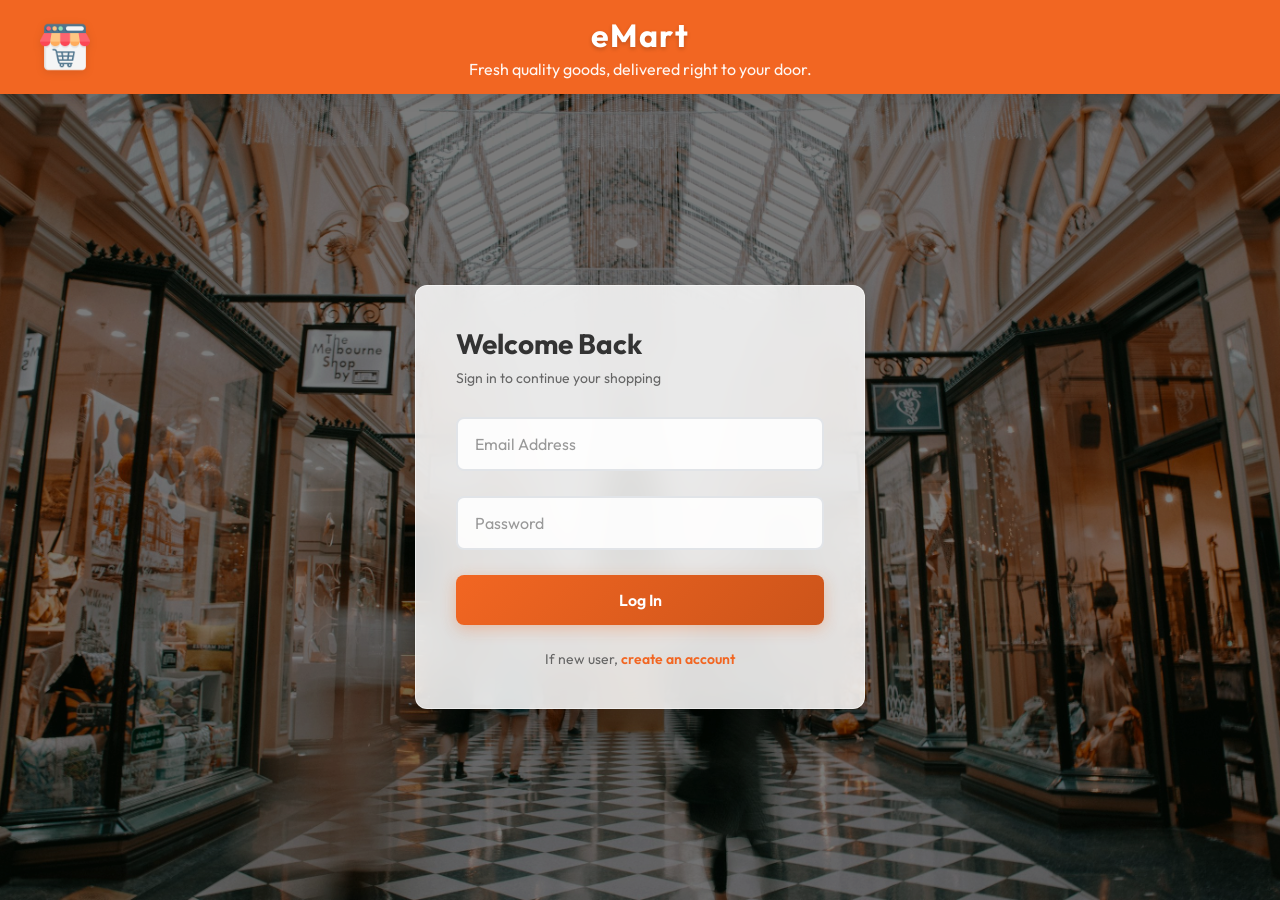
<file: frontend/index.html>
<!DOCTYPE html>
<html lang="en">
<head>
    <meta charset="UTF-8">
    <meta name="viewport" content="width=device-width, initial-scale=1.0">
    <title>eMart - Welcome</title>
    <!-- Use Google Fonts -->
    <link href="https://fonts.googleapis.com/css2?family=Outfit:wght@300;400;600;700&display=swap" rel="stylesheet">
    <link rel="stylesheet" href="styles.css">
    <link rel="icon" href="../images/logo.png">
</head>
<body>
    <div class="background-wrapper"></div>
    
    <!-- Top Strip -->
    <header class="top-strip">
        <img src="../images/logo.png" alt="eMart Logo" class="favicon">
        <div class="brand-center">
            <h1 class="brand-name">eMart</h1>
            <p class="catchy-phrase">Fresh quality goods, delivered right to your door.</p>
        </div>
        <div class="header-right-spacer"></div>
    </header>

    <!-- Main Content -->
    <main class="main-container">
        
        <!-- Forms Wrapper for animation -->
        <div class="forms-wrapper" id="formsWrapper">
            
            <!-- Login Form -->
            <div class="form-container" id="loginFormContainer">
                <h2>Welcome Back</h2>
                <p class="subtitle">Sign in to continue your shopping</p>
                
                <div class="error-msg" id="loginError"></div>
                <div class="success-msg" id="loginSuccess"></div>

                <form id="loginForm">
                    <div class="input-group">
                        <input type="email" id="loginEmail" required placeholder=" ">
                        <label for="loginEmail">Email Address</label>
                    </div>
                    <div class="input-group">
                        <input type="password" id="loginPassword" required placeholder=" ">
                        <label for="loginPassword">Password</label>
                    </div>
                    
                    <button type="submit" class="btn primary-btn">
                        <span>Log In</span>
                        <div class="loader"></div>
                    </button>
                </form>

                <div class="toggle-link">
                    <p>If new user, <a href="#" id="toSignup">create an account</a></p>
                </div>
            </div>

            <!-- Signup Form -->
            <div class="form-container hidden" id="signupFormContainer">
                <h2>Join eMart</h2>
                <p class="subtitle">Create an account to get started</p>
                
                <div class="error-msg" id="signupError"></div>
                <div class="success-msg" id="signupSuccess"></div>

                <form id="signupForm">
                    <div class="input-group">
                        <input type="text" id="signupName" required placeholder=" ">
                        <label for="signupName">Full Name</label>
                    </div>
                    <div class="input-group">
                        <input type="email" id="signupEmail" required placeholder=" ">
                        <label for="signupEmail">Email Address</label>
                    </div>
                    <div class="input-group">
                        <input type="password" id="signupPassword" required placeholder=" ">
                        <label for="signupPassword">Password</label>
                    </div>
                    
                    <button type="submit" class="btn primary-btn">
                        <span>Create Account</span>
                        <div class="loader"></div>
                    </button>
                </form>

                <div class="toggle-link">
                    <p>Already an existing user? <a href="#" id="toLogin">Log in</a></p>
                </div>
            </div>

        </div>
    </main>

    <script src="script.js"></script>
</body>
</html>
</file>
<file: frontend/styles.css>
:root {
    --primary-color: #f26622;
    --primary-dark: #cc541a;
    --text-color: #333;
    --text-light: #666;
    --bg-color: #f7f9fc;
    --danger-color: #ff4d4f;
    --success-color: #52c41a;
    --border-radius: 12px;
}

* {
    margin: 0;
    padding: 0;
    box-sizing: border-box;
}

body {
    font-family: 'Outfit', sans-serif;
    color: var(--text-color);
    min-height: 100vh;
    display: flex;
    flex-direction: column;
    overflow-x: hidden;
}

.background-wrapper {
    position: fixed;
    top: 0;
    left: 0;
    width: 100vw;
    height: 100vh;
    background-image: url('../images/background.jpeg');
    background-size: cover;
    background-position: center;
    background-repeat: no-repeat;
    z-index: -1;
    /* Adding a subtle overlay to ensure text readability */
    background-color: rgba(0, 0, 0, 0.4);
    background-blend-mode: overlay;
    filter: brightness(0.8);
}

.top-strip {
    width: 100%;
    padding: 15px 40px;
    background-color: var(--primary-color);
    color: white;
    display: flex;
    justify-content: space-between;
    align-items: center;
    box-shadow: 0 4px 15px rgba(0, 0, 0, 0.1);
    backdrop-filter: blur(10px);
}

.favicon {
    width: 50px;
    height: 50px;
    object-fit: contain;
    filter: drop-shadow(0 2px 4px rgba(0,0,0,0.1));
}

.brand-center {
    display: flex;
    flex-direction: column;
    align-items: center;
    text-align: center;
}

.brand-name {
    font-size: 32px;
    font-weight: 700;
    letter-spacing: 1.5px;
    margin: 0;
    text-shadow: 0 2px 4px rgba(0,0,0,0.2);
}

.catchy-phrase {
    font-size: 16px;
    font-weight: 400;
    opacity: 0.95;
    margin-top: 4px;
}

.header-right-spacer {
    width: 50px; /* balances favicon */
}

/* Show catchy phrase on larger screens */
@media (min-width: 768px) {
    .catchy-phrase {
        display: block;
    }
}

.main-container {
    flex: 1;
    display: flex;
    justify-content: center;
    align-items: center;
    padding: 40px 20px;
}

.forms-wrapper {
    position: relative;
    width: 100%;
    max-width: 450px;
    perspective: 1000px;
}

.form-container {
    background: rgba(255, 255, 255, 0.85);
    backdrop-filter: blur(16px);
    -webkit-backdrop-filter: blur(16px);
    border: 1px solid rgba(255, 255, 255, 0.5);
    border-radius: var(--border-radius);
    padding: 40px;
    box-shadow: 0 15px 35px rgba(0, 0, 0, 0.2);
    transition: all 0.4s cubic-bezier(0.25, 0.8, 0.25, 1);
}

.form-container.hidden {
    opacity: 0;
    transform: translateY(20px) scale(0.95);
    pointer-events: none;
    position: absolute;
    top: 0;
    left: 0;
    width: 100%;
}

h2 {
    font-size: 28px;
    font-weight: 700;
    margin-bottom: 8px;
    color: var(--text-color);
}

.subtitle {
    color: var(--text-light);
    font-size: 14px;
    margin-bottom: 30px;
}

.input-group {
    position: relative;
    margin-bottom: 25px;
}

.input-group input {
    width: 100%;
    padding: 15px 15px 15px 15px;
    border: 2px solid #e1e4e8;
    border-radius: 8px;
    font-family: inherit;
    font-size: 16px;
    color: var(--text-color);
    background: rgba(255, 255, 255, 0.9);
    transition: border-color 0.3s, box-shadow 0.3s;
    outline: none;
}

.input-group label {
    position: absolute;
    top: 50%;
    left: 15px;
    transform: translateY(-50%);
    color: #999;
    font-size: 16px;
    pointer-events: none;
    transition: all 0.3s ease;
    background-color: transparent;
    padding: 0 4px;
}

.input-group input:focus,
.input-group input:not(:placeholder-shown) {
    border-color: var(--primary-color);
    background: #fff;
    box-shadow: 0 0 0 4px rgba(242, 102, 34, 0.1);
}

.input-group input:focus + label,
.input-group input:not(:placeholder-shown) + label {
    top: -10px;
    left: 10px;
    font-size: 12px;
    color: var(--primary-color);
    background-color: #fff;
    border-radius: 4px;
    font-weight: 600;
}

/* Button styles */
.btn {
    width: 100%;
    padding: 15px;
    border: none;
    border-radius: 8px;
    font-family: inherit;
    font-size: 16px;
    font-weight: 600;
    cursor: pointer;
    transition: all 0.3s;
    display: flex;
    justify-content: center;
    align-items: center;
    position: relative;
    overflow: hidden;
}

.primary-btn {
    background: linear-gradient(135deg, var(--primary-color), var(--primary-dark));
    color: white;
    box-shadow: 0 4px 15px rgba(242, 102, 34, 0.3);
}

.primary-btn:hover {
    transform: translateY(-2px);
    box-shadow: 0 6px 20px rgba(242, 102, 34, 0.4);
}

.primary-btn:active {
    transform: translateY(0);
}

.primary-btn.loading span {
    opacity: 0;
}

.primary-btn.loading .loader {
    display: block;
}

.loader {
    display: none;
    position: absolute;
    width: 24px;
    height: 24px;
    border: 3px solid rgba(255,255,255,0.3);
    border-radius: 50%;
    border-top-color: white;
    animation: spin 1s ease-in-out infinite;
}

@keyframes spin {
    to { transform: rotate(360deg); }
}

.toggle-link {
    margin-top: 25px;
    text-align: center;
    font-size: 14px;
    color: var(--text-light);
}

.toggle-link a {
    color: var(--primary-color);
    text-decoration: none;
    font-weight: 600;
    position: relative;
}

.toggle-link a::after {
    content: '';
    position: absolute;
    width: 100%;
    transform: scaleX(0);
    height: 2px;
    bottom: -2px;
    left: 0;
    background-color: var(--primary-color);
    transform-origin: bottom right;
    transition: transform 0.25s ease-out;
}

.toggle-link a:hover::after {
    transform: scaleX(1);
    transform-origin: bottom left;
}

.error-msg, .success-msg {
    margin-bottom: 20px;
    padding: 12px 15px;
    border-radius: 8px;
    font-size: 14px;
    display: none;
    animation: fadeIn 0.3s ease;
}

.error-msg {
    background-color: rgba(255, 77, 79, 0.1);
    color: var(--danger-color);
    border-left: 4px solid var(--danger-color);
}

.success-msg {
    background-color: rgba(82, 196, 26, 0.1);
    color: var(--success-color);
    border-left: 4px solid var(--success-color);
}

@keyframes fadeIn {
    from { opacity: 0; transform: translateY(-10px); }
    to { opacity: 1; transform: translateY(0); }
}
</file>
<file: frontend/dashboard.css>
/* Navbar Styles */
.navbar {
    width: 100%;
    background-color: rgba(255, 255, 255, 0.95);
    display: flex;
    justify-content: space-between;
    align-items: center;
    padding: 15px 40px;
    box-shadow: 0 4px 10px rgba(0,0,0,0.1);
    position: sticky;
    top: 0;
    z-index: 10;
    backdrop-filter: blur(10px);
}

.user-info {
    font-weight: 600;
    font-size: 18px;
    color: var(--primary-dark);
}

.nav-links {
    list-style: none;
    display: flex;
    gap: 30px;
    margin: 0;
    padding: 0;
}

.nav-links li a {
    text-decoration: none;
    color: var(--text-color);
    font-weight: 600;
    font-size: 16px;
    transition: color 0.3s;
    position: relative;
}

.nav-links li a:hover, .nav-links li a.active {
    color: var(--primary-color);
}

.nav-links li a::after {
    content: '';
    position: absolute;
    width: 100%;
    transform: scaleX(0);
    height: 2px;
    bottom: -4px;
    left: 0;
    background-color: var(--primary-color);
    transform-origin: bottom right;
    transition: transform 0.25s ease-out;
}

.nav-links li a:hover::after, .nav-links li a.active::after {
    transform: scaleX(1);
    transform-origin: bottom left;
}

#logoutBtn {
    color: var(--danger-color);
}

#logoutBtn::after {
    background-color: var(--danger-color);
}

/* Dashboard Main Layout */
.dashboard-main {
    flex: 1;
    width: 100%;
    margin: 0 auto;
    padding: 40px 20px;
    display: flex;
    justify-content: center;
    align-items: center;
}

.boxes-container {
    display: flex;
    flex-direction: column;
    gap: 40px;
    width: 100%;
    max-width: 1000px;
}

/* Category Box Styles */
.category-box {
    display: flex;
    background: rgba(255, 255, 255, 0.9);
    border-radius: 20px;
    overflow: hidden;
    height: 250px;
    text-decoration: none;
    color: inherit;
    box-shadow: 0 10px 30px rgba(0, 0, 0, 0.15);
    transition: transform 0.3s ease, box-shadow 0.3s ease;
    border: 1px solid rgba(255,255,255,0.4);
    backdrop-filter: blur(8px);
}

.category-box:hover {
    transform: translateY(-8px);
    box-shadow: 0 20px 40px rgba(0, 0, 0, 0.25);
}

.category-imgbox {
    flex: 1;
    max-width: 45%;
    background-size: cover;
    background-position: center;
    background-repeat: no-repeat;
    position: relative;
}

/* Images defined explicitly */
.groceries-img {
    background-image: url('../images/grocery.jpeg');
}

.provisions-img {
    background-image: url('../images/provisions.webp');
}

.apparels-img {
    background-image: url('../images/apparel.png'); /* Found the apparel image inside images */
    background-position: top;
}

.category-content {
    flex: 1;
    padding: 40px;
    display: flex;
    flex-direction: column;
    justify-content: center;
}

.category-content h2 {
    font-size: 32px;
    color: var(--primary-dark);
    margin-bottom: 15px;
}

.category-content p {
    font-size: 18px;
    color: var(--text-light);
    line-height: 1.6;
}

.text-right {
    text-align: right;
    align-items: flex-end;
}

.text-left {
    text-align: left;
    align-items: flex-start;
}

/* Add a pseudo-element overlay gradient to the images for blending */
.category-imgbox::after {
    content: '';
    position: absolute;
    top: 0;
    left: 0;
    width: 100%;
    height: 100%;
}

.category-box:not(.reverse-layout) .category-imgbox::after {
    background: linear-gradient(to right, transparent 80%, rgba(255,255,255,0.9) 100%);
}

.category-box.reverse-layout .category-imgbox::after {
    background: linear-gradient(to left, transparent 80%, rgba(255,255,255,0.9) 100%);
}

/* Responsive adjust */
@media (max-width: 768px) {
    .navbar {
        flex-direction: column;
        gap: 15px;
    }
    
    .category-box, .category-box.reverse-layout {
        flex-direction: column;
        height: auto;
    }
    
    .category-imgbox {
        max-width: 100%;
        height: 200px;
    }
    
    .category-content {
        text-align: center !important;
        align-items: center !important;
        padding: 25px;
    }
    
    .category-box:not(.reverse-layout) .category-imgbox::after,
    .category-box.reverse-layout .category-imgbox::after {
        background: linear-gradient(to bottom, transparent 80%, rgba(255,255,255,0.9) 100%);
    }
}
</file>
<file: frontend/about.css>
/* Global Container */
.about-container {
    width: 100%;
    max-width: 1200px;
    margin: 40px auto;
    padding: 0 20px;
}

/* Semi-transparent Glass Container used across sections */
.block-glass {
    background: rgba(255, 255, 255, 0.85); /* Light, letting background image peek through */
    backdrop-filter: blur(10px);
    -webkit-backdrop-filter: blur(10px);
    border-radius: 12px;
    padding: 40px;
    box-shadow: 0 5px 15px rgba(0,0,0,0.1);
    border: 1px solid rgba(255, 255, 255, 0.4);
    margin-bottom: 30px;
    text-align: center;
}

/* Intro Section */
.about-intro h2 {
    color: var(--primary-dark);
    font-size: 32px;
    margin-bottom: 20px;
}

.about-intro p {
    font-size: 18px;
    line-height: 1.6;
    color: var(--text-color);
    max-width: 800px;
    margin: 0 auto;
}

/* 3 Pillars Section */
.about-pillars {
    display: flex;
    gap: 30px;
    margin-bottom: 30px;
}

.pillar-box {
    flex: 1;
    margin-bottom: 0; /* Override generic margin inside flex */
    text-align: left;
}

.pillar-box h3 {
    font-size: 24px;
    color: var(--primary-dark);
    margin-bottom: 15px;
    border-bottom: 2px solid var(--primary-color);
    padding-bottom: 10px;
    display: inline-block;
}

.pillar-box p {
    font-size: 16px;
    color: var(--text-color);
    line-height: 1.5;
}

.pillar-box ul {
    list-style-type: none; /* Provide custom bullet alignment */
    padding-left: 0;
}

.pillar-box ul li {
    font-size: 16px;
    color: var(--text-color);
    margin-bottom: 8px;
    position: relative;
    padding-left: 20px; /* Space for custom bullet */
}

/* Custom bullet for Why Choose Us list */
.pillar-box ul li::before {
    content: '•';
    color: var(--primary-color);
    font-size: 24px;
    position: absolute;
    left: 0;
    top: -2px;
}


/* Testimonials Section */
.about-testimonials h2 {
    color: var(--primary-dark);
    font-size: 30px;
    margin-bottom: 35px;
}

.testimonials-grid {
    display: grid;
    grid-template-columns: repeat(auto-fit, minmax(300px, 1fr));
    gap: 25px;
}

.testimonial-card {
    background: #ffffff;    /* Solid white over the glass panel for contrast */
    border-radius: 8px;
    padding: 25px;
    text-align: left;
    box-shadow: 0 4px 10px rgba(0,0,0,0.05);
    border-left: 4px solid var(--primary-color); /* Orange brand alignment */
    transition: transform 0.3s ease, box-shadow 0.3s ease;
}

.testimonial-card:hover {
    transform: translateY(-5px);
    box-shadow: 0 8px 15px rgba(0,0,0,0.1);
}

.quote {
    font-style: italic;
    color: var(--text-light);
    font-size: 16px;
    line-height: 1.5;
    margin-bottom: 20px;
}

.customer-info {
    display: flex;
    flex-direction: column;
}

.customer-info strong {
    font-size: 18px;
    color: var(--primary-dark);
}

.customer-info span {
    font-size: 14px;
    color: #888;
}

/* Responsive Stacking */
@media (max-width: 900px) {
    .about-pillars {
        flex-direction: column;
    }
}
</file>
<file: frontend/groceries.css>
/* Layout Strategy */
.shop-layout {
    display: flex;
    max-width: 1400px;
    width: 100%;
    margin: 40px auto;
    gap: 30px;
    padding: 0 20px;
    align-items: flex-start;
}

/* Sidebar Styles */
.sidebar {
    width: 250px;
    background: rgba(255, 255, 255, 0.9);
    backdrop-filter: blur(10px);
    border-radius: 12px;
    padding: 30px 20px;
    box-shadow: 0 5px 15px rgba(0,0,0,0.1);
    position: sticky;
    top: 100px; /* offset for navbar + strip */
    border: 1px solid rgba(255,255,255,0.4);
}

.sidebar-title {
    font-size: 22px;
    color: var(--primary-dark);
    margin-bottom: 20px;
    padding-bottom: 10px;
    border-bottom: 2px solid var(--primary-color);
}

.sidebar-menu {
    list-style: none;
    padding: 0;
    margin: 0;
}

.sidebar-menu li {
    margin-bottom: 15px;
}

.sidebar-link {
    text-decoration: none;
    color: var(--text-color);
    font-size: 18px;
    font-weight: 500;
    display: block;
    padding: 10px 15px;
    border-radius: 8px;
    transition: all 0.3s;
}

.sidebar-link:hover {
    background: rgba(242, 102, 34, 0.1);
    color: var(--primary-color);
    transform: translateX(5px);
}

.sidebar-link.active {
    background: var(--primary-color);
    color: white;
    box-shadow: 0 4px 10px rgba(242, 102, 34, 0.3);
}

/* Products Area */
.products-area {
    flex: 1;
    background: rgba(255, 255, 255, 0.85);
    backdrop-filter: blur(10px);
    border-radius: 12px;
    padding: 30px;
    box-shadow: 0 5px 15px rgba(0,0,0,0.1);
    border: 1px solid rgba(255,255,255,0.4);
    min-height: 500px;
}

.section-heading {
    font-size: 28px;
    color: var(--primary-dark);
    margin-bottom: 30px;
    border-bottom: 2px solid #eee;
    padding-bottom: 10px;
}

.products-grid {
    display: grid;
    grid-template-columns: repeat(auto-fill, minmax(240px, 1fr));
    gap: 25px;
}

/* Individual Card Design */
.product-card {
    background: white;
    border-radius: 12px;
    overflow: hidden;
    box-shadow: 0 4px 12px rgba(0,0,0,0.08);
    transition: transform 0.3s, box-shadow 0.3s;
    border: 1px solid #eee;
    display: flex;
    flex-direction: column;
}

.product-card:hover {
    transform: translateY(-5px);
    box-shadow: 0 8px 20px rgba(0,0,0,0.15);
}

.card-title {
    font-size: 20px;
    font-weight: 600;
    color: var(--text-color);
    text-align: center;
    padding: 15px 10px;
    background: #f8fbff;
    border-bottom: 1px solid #f0f0f0;
    margin: 0;
}

.card-image {
    width: 100%;
    height: 180px;
    object-fit: cover;
    background: #fff;
}

.card-content {
    padding: 15px;
    display: flex;
    flex-direction: column;
    align-items: center;
    gap: 15px;
    flex: 1;
}

/* Price and Quantity layout */
.price-quantity-row {
    display: flex;
    justify-content: space-between;
    align-items: center;
    width: 100%;
    padding: 0 5px;
}

.card-price {
    font-size: 18px;
    font-weight: 700;
    color: var(--primary-dark);
}

.quantity-controls {
    display: flex;
    align-items: center;
    gap: 10px;
}

.qty-btn {
    width: 30px;
    height: 30px;
    border: 1px solid #ddd;
    background: #f8f8f8;
    border-radius: 6px;
    font-size: 18px;
    font-weight: bold;
    color: var(--text-color);
    cursor: pointer;
    display: flex;
    justify-content: center;
    align-items: center;
    transition: all 0.2s;
}

.qty-btn:hover {
    background: var(--primary-color);
    color: white;
    border-color: var(--primary-color);
}

.qty-btn:active {
    transform: scale(0.95);
}

.qty-display {
    font-size: 16px;
    font-weight: 600;
    min-width: 20px;
    text-align: center;
}

.add-cart-btn {
    width: 100%;
    padding: 12px;
    background: var(--success-color);
    color: white;
    border: none;
    border-radius: 8px;
    font-size: 16px;
    font-weight: 600;
    font-family: inherit;
    cursor: pointer;
    transition: background 0.3s, transform 0.2s;
    margin-top: auto;
}

.add-cart-btn:hover {
    background: #46a617; /* slightly darker success green */
    transform: translateY(-2px);
    box-shadow: 0 4px 10px rgba(82, 196, 26, 0.3);
}

.add-cart-btn:active {
    transform: translateY(0);
}

.stock-label{
    font-size:13px;
    color:#27ae60;
    font-weight:500;
    margin-bottom:8px;
}

.out-of-stock-img {
    filter: grayscale(100%);
    opacity: 0.6;
}

.out-stock {
    color: red;
    font-weight: 600;
}

.add-cart-btn:disabled {
    background: #aaa;
    cursor: not-allowed;
}

/* Responsive */
@media (max-width: 768px) {
    .shop-layout {
        flex-direction: column;
    }
    
    .sidebar {
        width: 100%;
        position: static;
        margin-bottom: 20px;
    }
    
    .sidebar-menu {
        display: flex;
        gap: 10px;
    }
    
    .sidebar-link {
        flex: 1;
        text-align: center;
        margin-bottom: 0;
    }
    
    .products-area {
        width: 100%;
    }
}
</file>
<file: frontend/apparels.css>
/* Apparels Specific CSS */

.accordion-container {
    display: flex;
    flex-direction: column;
    gap: 15px;
}

/* Accordion Item */
.accordion-item {
    border: 1px solid rgba(0, 0, 0, 0.1);
    border-radius: 12px;
    background: #fff;
    overflow: hidden;
    box-shadow: 0 4px 10px rgba(0, 0, 0, 0.05);
    transition: box-shadow 0.3s ease;
}

.accordion-item:hover {
    box-shadow: 0 8px 15px rgba(0, 0, 0, 0.1);
}

/* Accordion Header */
.accordion-header {
    background: #f8f9fa;
    padding: 20px 25px;
    font-size: 20px;
    font-weight: 600;
    cursor: pointer;
    display: flex;
    justify-content: space-between;
    align-items: center;
    color: var(--primary-dark);
    transition: background 0.3s, color 0.3s;
}

.accordion-header:hover {
    background: #e9ecef;
}

.accordion-icon {
    font-size: 24px;
    font-weight: 300;
    transition: transform 0.3s;
}

.accordion-header.active {
    background: var(--primary-color);
    color: white;
}

.accordion-header.active .accordion-icon {
    transform: rotate(45deg); /* morphs + to x visually */
}

/* Accordion Content */
.accordion-content {
    max-height: 0;
    overflow: hidden;
    transition: max-height 0.4s ease-out;
    background: #fff;
}

.accordion-content-inner {
    padding: 25px;
    display: grid;
    grid-template-columns: repeat(auto-fill, minmax(260px, 1fr));
    gap: 25px;
}

/* Size Selector Styles */
.size-selector {
    display: flex;
    gap: 8px;
    justify-content: center;
    margin: 15px 0;
    width: 100%;
}

.size-btn {
    width: 36px;
    height: 36px;
    border: 2px solid #ddd;
    background: #f8f9fa;
    border-radius: 6px;
    cursor: pointer;
    font-size: 14px;
    font-weight: 600;
    color: var(--text-color);
    display: flex;
    justify-content: center;
    align-items: center;
    transition: all 0.2s;
    flex: 1;
    max-width: 45px;
}

.size-btn:hover {
    border-color: var(--primary-color);
    color: var(--primary-color);
    background: white;
}

.size-btn.selected {
    background: var(--primary-color);
    color: white;
    border-color: var(--primary-color);
}

.size-btn:active {
    transform: scale(0.95);
}

/* Adjust product card height flexibility */
.product-card {
    height: 100%;
}

.card-content {
    padding-bottom: 20px;
}

.add-cart-btn:disabled {
    background: #cccccc;
    color: #666;
    cursor: not-allowed;
    border: none;
    opacity: 0.9;
}

.add-cart-btn:disabled:hover {
    background: #cccccc;
    color: #666;
}
</file>
<file: frontend/cart.css>
/* Cart Page Styles */

.cart-page {
    max-width: 1200px;
    margin: 30px auto;
    padding: 0 20px;
}

.cart-heading {
    color: #fff;
    font-size: 30px;
    margin-bottom: 25px;
    text-shadow: 0 2px 8px rgba(0,0,0,0.3);
}

/* Loading State */
.cart-loading {
    text-align: center;
    padding: 80px 20px;
    background: rgba(255,255,255,0.85);
    backdrop-filter: blur(10px);
    border-radius: 12px;
}

.spinner {
    width: 40px;
    height: 40px;
    border: 4px solid #ddd;
    border-top-color: var(--primary-color);
    border-radius: 50%;
    animation: spin 0.8s linear infinite;
    margin: 0 auto 15px;
}

@keyframes spin {
    to { transform: rotate(360deg); }
}

.cart-loading p {
    color: var(--text-light);
    font-size: 16px;
}

/* Empty Cart */
.cart-empty {
    text-align: center;
    padding: 80px 30px;
    background: rgba(255,255,255,0.9);
    backdrop-filter: blur(10px);
    border-radius: 12px;
    box-shadow: 0 5px 15px rgba(0,0,0,0.1);
}

.empty-icon {
    font-size: 80px;
    margin-bottom: 20px;
    opacity: 0.4;
}

.cart-empty h3 {
    font-size: 28px;
    color: var(--primary-dark);
    margin-bottom: 10px;
}

.cart-empty p {
    color: var(--text-light);
    font-size: 16px;
    max-width: 450px;
    margin: 0 auto 25px;
    line-height: 1.5;
}

.continue-btn {
    display: inline-block;
    padding: 14px 40px;
    font-size: 16px;
    text-decoration: none;
}

/* Cart Content Grid: Items + Summary */
.cart-content {
    display: grid;
    grid-template-columns: 1fr 350px;
    gap: 30px;
    align-items: flex-start;
}

/* Cart Items List */
.cart-items {
    display: flex;
    flex-direction: column;
    gap: 15px;
}

/* Individual Cart Item Card */
.cart-item-card {
    display: grid;
    grid-template-columns: 100px 1fr auto;
    gap: 20px;
    align-items: center;
    background: rgba(255,255,255,0.92);
    backdrop-filter: blur(10px);
    padding: 20px;
    border-radius: 12px;
    box-shadow: 0 3px 10px rgba(0,0,0,0.08);
    border: 1px solid rgba(255,255,255,0.5);
    transition: transform 0.2s, box-shadow 0.2s;
}

.cart-item-card:hover {
    transform: translateY(-2px);
    box-shadow: 0 6px 18px rgba(0,0,0,0.12);
}

.cart-item-img {
    width: 100px;
    height: 100px;
    object-fit: cover;
    border-radius: 8px;
    border: 1px solid #eee;
}

.cart-item-details {
    display: flex;
    flex-direction: column;
    gap: 5px;
}

.cart-item-name {
    font-size: 18px;
    font-weight: 600;
    color: var(--text-color);
}

.cart-item-category {
    font-size: 13px;
    color: var(--text-light);
    text-transform: uppercase;
    letter-spacing: 0.5px;
}

.cart-item-unit-price {
    font-size: 15px;
    color: var(--text-light);
}

.cart-item-actions {
    display: flex;
    flex-direction: column;
    align-items: flex-end;
    gap: 10px;
}

.cart-item-total {
    font-size: 20px;
    font-weight: 700;
    color: var(--primary-dark);
}

/* Quantity Controls in Cart */
.cart-qty-controls {
    display: flex;
    align-items: center;
    gap: 0;
    border: 1px solid #ddd;
    border-radius: 8px;
    overflow: hidden;
}

.cart-qty-btn {
    width: 36px;
    height: 36px;
    border: none;
    background: #f5f5f5;
    cursor: pointer;
    font-size: 18px;
    font-weight: 600;
    color: var(--text-color);
    transition: background 0.2s;
    display: flex;
    align-items: center;
    justify-content: center;
}

.cart-qty-btn:hover {
    background: var(--primary-color);
    color: #fff;
}

.cart-qty-display {
    width: 45px;
    text-align: center;
    font-size: 16px;
    font-weight: 600;
    background: #fff;
    border-left: 1px solid #ddd;
    border-right: 1px solid #ddd;
    line-height: 36px;
}

.remove-btn {
    background: none;
    border: none;
    color: #e74c3c;
    cursor: pointer;
    font-size: 14px;
    font-weight: 500;
    padding: 5px 0;
    transition: color 0.2s;
}

.remove-btn:hover {
    color: #c0392b;
    text-decoration: underline;
}

/* Cart Summary Sidebar */
.cart-summary {
    background: rgba(255,255,255,0.92);
    backdrop-filter: blur(10px);
    padding: 30px;
    border-radius: 12px;
    box-shadow: 0 5px 15px rgba(0,0,0,0.1);
    border: 1px solid rgba(255,255,255,0.5);
    position: sticky;
    top: 120px;
}

.cart-summary h3 {
    font-size: 22px;
    color: var(--primary-dark);
    margin-bottom: 20px;
    padding-bottom: 10px;
    border-bottom: 2px solid var(--primary-color);
}

.summary-row {
    display: flex;
    justify-content: space-between;
    margin-bottom: 12px;
    font-size: 16px;
    color: var(--text-color);
}

.summary-row .free-ship {
    color: #27ae60;
    font-weight: 600;
}

.summary-divider {
    border: none;
    border-top: 1px solid #eee;
    margin: 15px 0;
}

.total-row {
    font-size: 20px;
    font-weight: 700;
    color: var(--primary-dark);
    margin-bottom: 20px;
}

.checkout-btn {
    width: 100%;
    padding: 15px;
    font-size: 18px;
    margin-bottom: 15px;
}

.continue-link {
    display: block;
    text-align: center;
    color: var(--primary-color);
    text-decoration: none;
    font-size: 14px;
    font-weight: 500;
    transition: color 0.2s;
}

.continue-link:hover {
    color: var(--primary-dark);
}

/* Checkout Overlay */
.checkout-overlay {
    position: fixed;
    top: 0;
    left: 0;
    width: 100%;
    height: 100%;
    background: rgba(0,0,0,0.6);
    z-index: 9999;
    display: flex;
    align-items: center;
    justify-content: center;
    backdrop-filter: blur(4px);
}

.checkout-modal {
    background: #fff;
    border-radius: 16px;
    padding: 50px 40px;
    text-align: center;
    max-width: 450px;
    width: 90%;
    box-shadow: 0 20px 50px rgba(0,0,0,0.2);
    animation: fadeInUp 0.4s ease-out;
}

@keyframes fadeInUp {
    from {
        opacity: 0;
        transform: translateY(30px);
    }
    to {
        opacity: 1;
        transform: translateY(0);
    }
}

.check-icon {
    font-size: 64px;
    margin-bottom: 15px;
}

.checkout-modal h3 {
    font-size: 26px;
    color: var(--primary-dark);
    margin-bottom: 10px;
}

.checkout-modal p {
    color: var(--text-light);
    font-size: 15px;
    line-height: 1.5;
    margin-bottom: 10px;
}

.order-total {
    font-size: 22px;
    font-weight: 700;
    color: var(--primary-dark);
    margin-bottom: 25px;
}

.checkout-modal .btn {
    display: inline-block;
    text-decoration: none;
    padding: 14px 35px;
}

/* Responsive */
@media (max-width: 900px) {
    .cart-content {
        grid-template-columns: 1fr;
    }

    .cart-summary {
        position: static;
    }

    .cart-item-card {
        grid-template-columns: 80px 1fr;
        gap: 15px;
    }

    .cart-item-actions {
        grid-column: 1 / -1;
        flex-direction: row;
        justify-content: space-between;
        align-items: center;
    }
}
</file>
<file: frontend/order_success.css>
/* Order Success Page */

.success-page{
max-width:900px;
margin:40px auto;
padding:0 20px;
display:flex;
justify-content:center;
}

/* Main Card */

.success-container{
background:rgba(255,255,255,0.92);
backdrop-filter:blur(10px);
border-radius:12px;
padding:50px 40px;
text-align:center;
box-shadow:0 5px 15px rgba(0,0,0,0.1);
border:1px solid rgba(255,255,255,0.5);
max-width:500px;
width:100%;
}

/* Success Icon */

.success-icon{
font-size:70px;
margin-bottom:15px;
}

/* Heading */

.success-container h2{
font-size:28px;
color:var(--primary-dark);
margin-bottom:10px;
}

/* Text */

.success-container p{
font-size:16px;
color:var(--text-light);
margin-bottom:10px;
}

.delivery-msg{
margin-bottom:25px;
}

/* Track Button */

.track-btn{
margin-top:10px;
padding:14px 35px;
font-size:17px;
}

/* Continue Shopping */

.continue-link{
display:block;
margin-top:20px;
color:var(--primary-color);
text-decoration:none;
font-size:14px;
font-weight:500;
}

.continue-link:hover{
color:var(--primary-dark);
}

/* Responsive */

@media(max-width:700px){

.success-container{
padding:35px 25px;
}

.success-container h2{
font-size:24px;
}

.success-icon{
font-size:60px;
}

}
</file>
<file: frontend/orders.css>
.orders-page{
max-width:1100px;
margin:30px auto;
padding:0 20px;
}

.orders-heading{
color:#fff;
font-size:30px;
margin-bottom:25px;
text-shadow:0 2px 8px rgba(0,0,0,0.3);
}

.order-card{
background:rgba(255,255,255,0.92);
backdrop-filter:blur(10px);
border-radius:12px;
padding:25px;
margin-bottom:15px;
box-shadow:0 5px 15px rgba(0,0,0,0.1);
border:1px solid rgba(255,255,255,0.5);
display:flex;
justify-content:space-between;
align-items:center;
}

.order-info{
display:flex;
flex-direction:column;
gap:5px;
}

.order-id{
font-weight:600;
font-size:18px;
color:var(--text-color);
}

.order-date{
font-size:14px;
color:var(--text-light);
}

.order-price{
font-size:16px;
font-weight:600;
color:var(--primary-dark);
}

.track-btn{
padding:10px 20px;
}
</file>
<file: frontend/payment.css>
/* Payment Page */

.payment-page{
max-width:900px;
margin:30px auto;
padding:0 20px;
}

.payment-heading{
color:#fff;
font-size:30px;
margin-bottom:25px;
text-shadow:0 2px 8px rgba(0,0,0,0.3);
}

/* Payment Container */

.payment-container{
background:rgba(255,255,255,0.92);
backdrop-filter:blur(10px);
border-radius:12px;
padding:40px;
box-shadow:0 5px 15px rgba(0,0,0,0.1);
border:1px solid rgba(255,255,255,0.5);
}

/* Payment Method */

.payment-method{
display:flex;
flex-direction:column;
gap:20px;
}

.payment-method label{
font-size:16px;
font-weight:600;
color:var(--text-color);
}

/* Dropdown */

.payment-method select{
padding:12px;
border-radius:8px;
border:1px solid #ddd;
font-size:15px;
background:#fff;
}

/* Form Fields */

#paymentForm{
display:flex;
flex-direction:column;
gap:12px;
margin-top:10px;
}

#paymentForm input{
padding:12px;
border-radius:8px;
border:1px solid #ddd;
font-size:14px;
}

/* Pay Button */

.pay-btn{
margin-top:15px;
width:100%;
padding:15px;
font-size:18px;
}

/* Responsive */

@media(max-width:700px){

.payment-container{
padding:25px;
}

.payment-heading{
font-size:24px;
}

}
</file>
